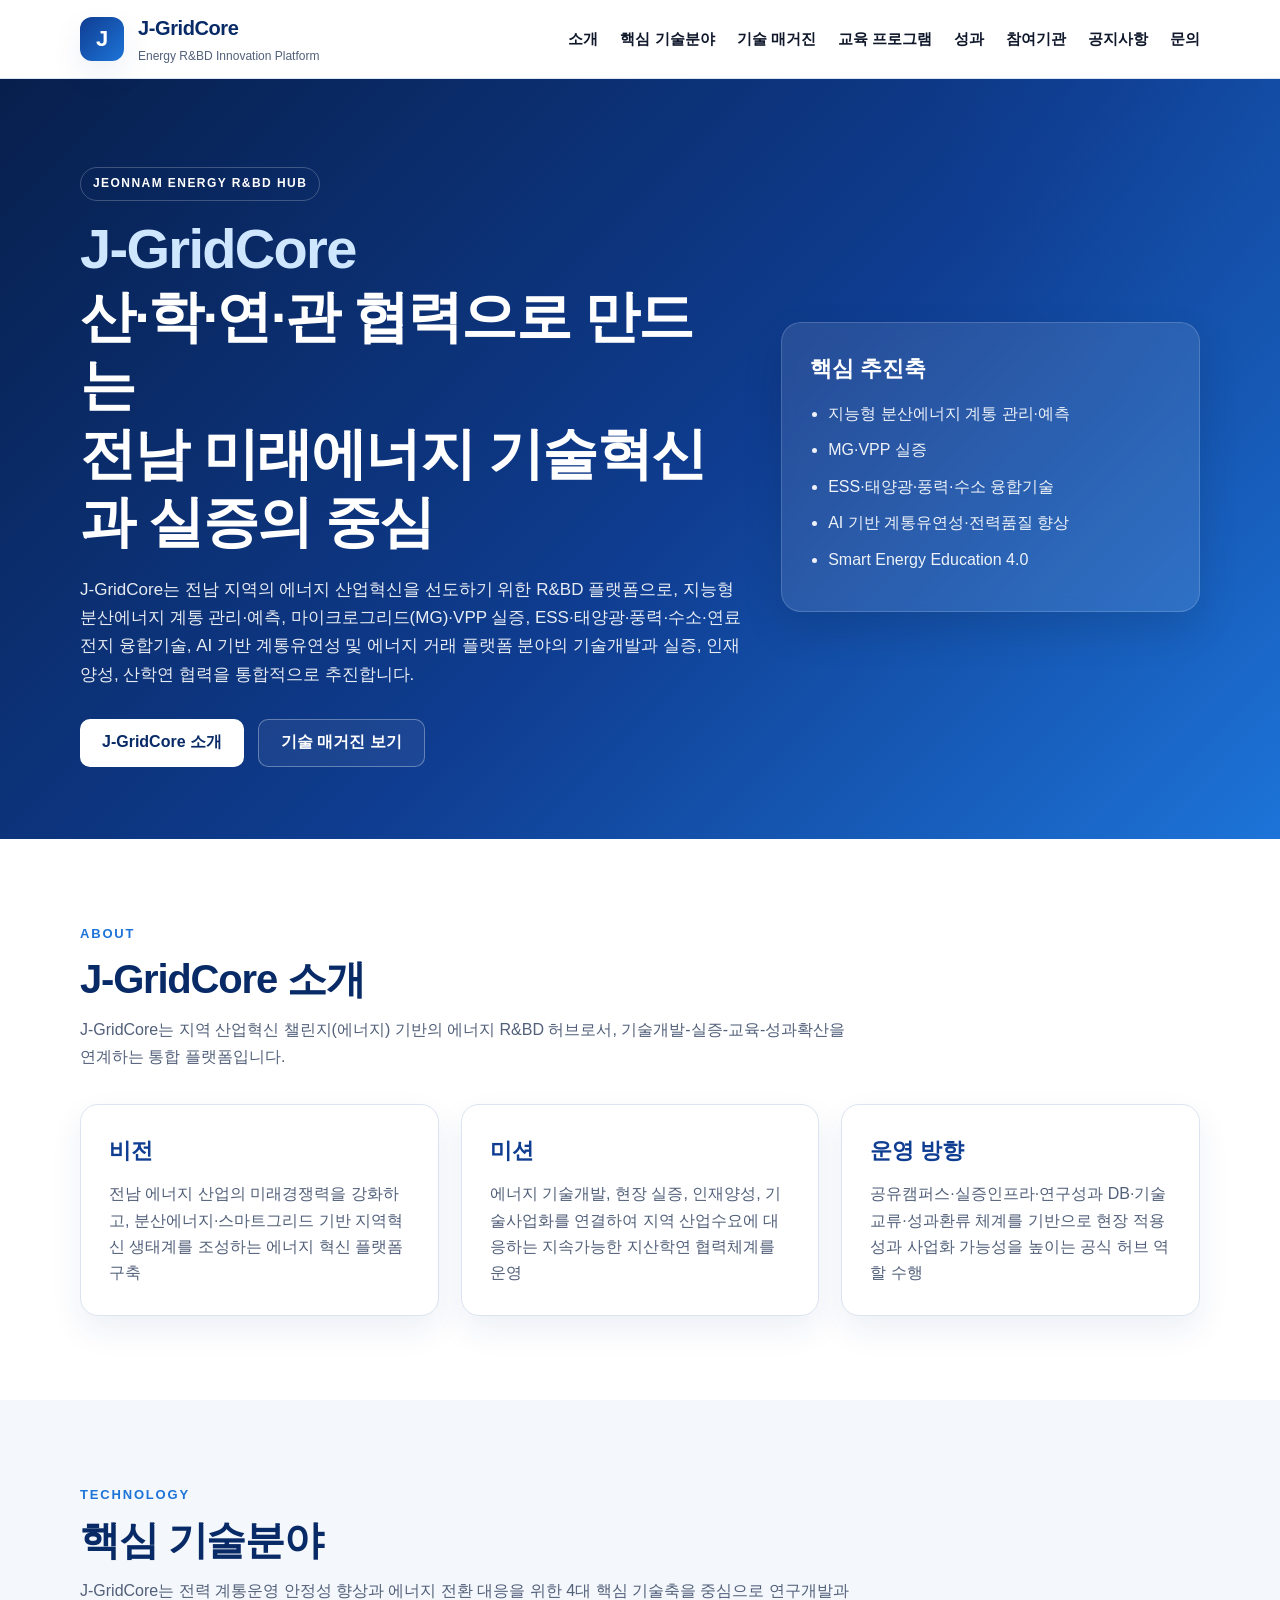
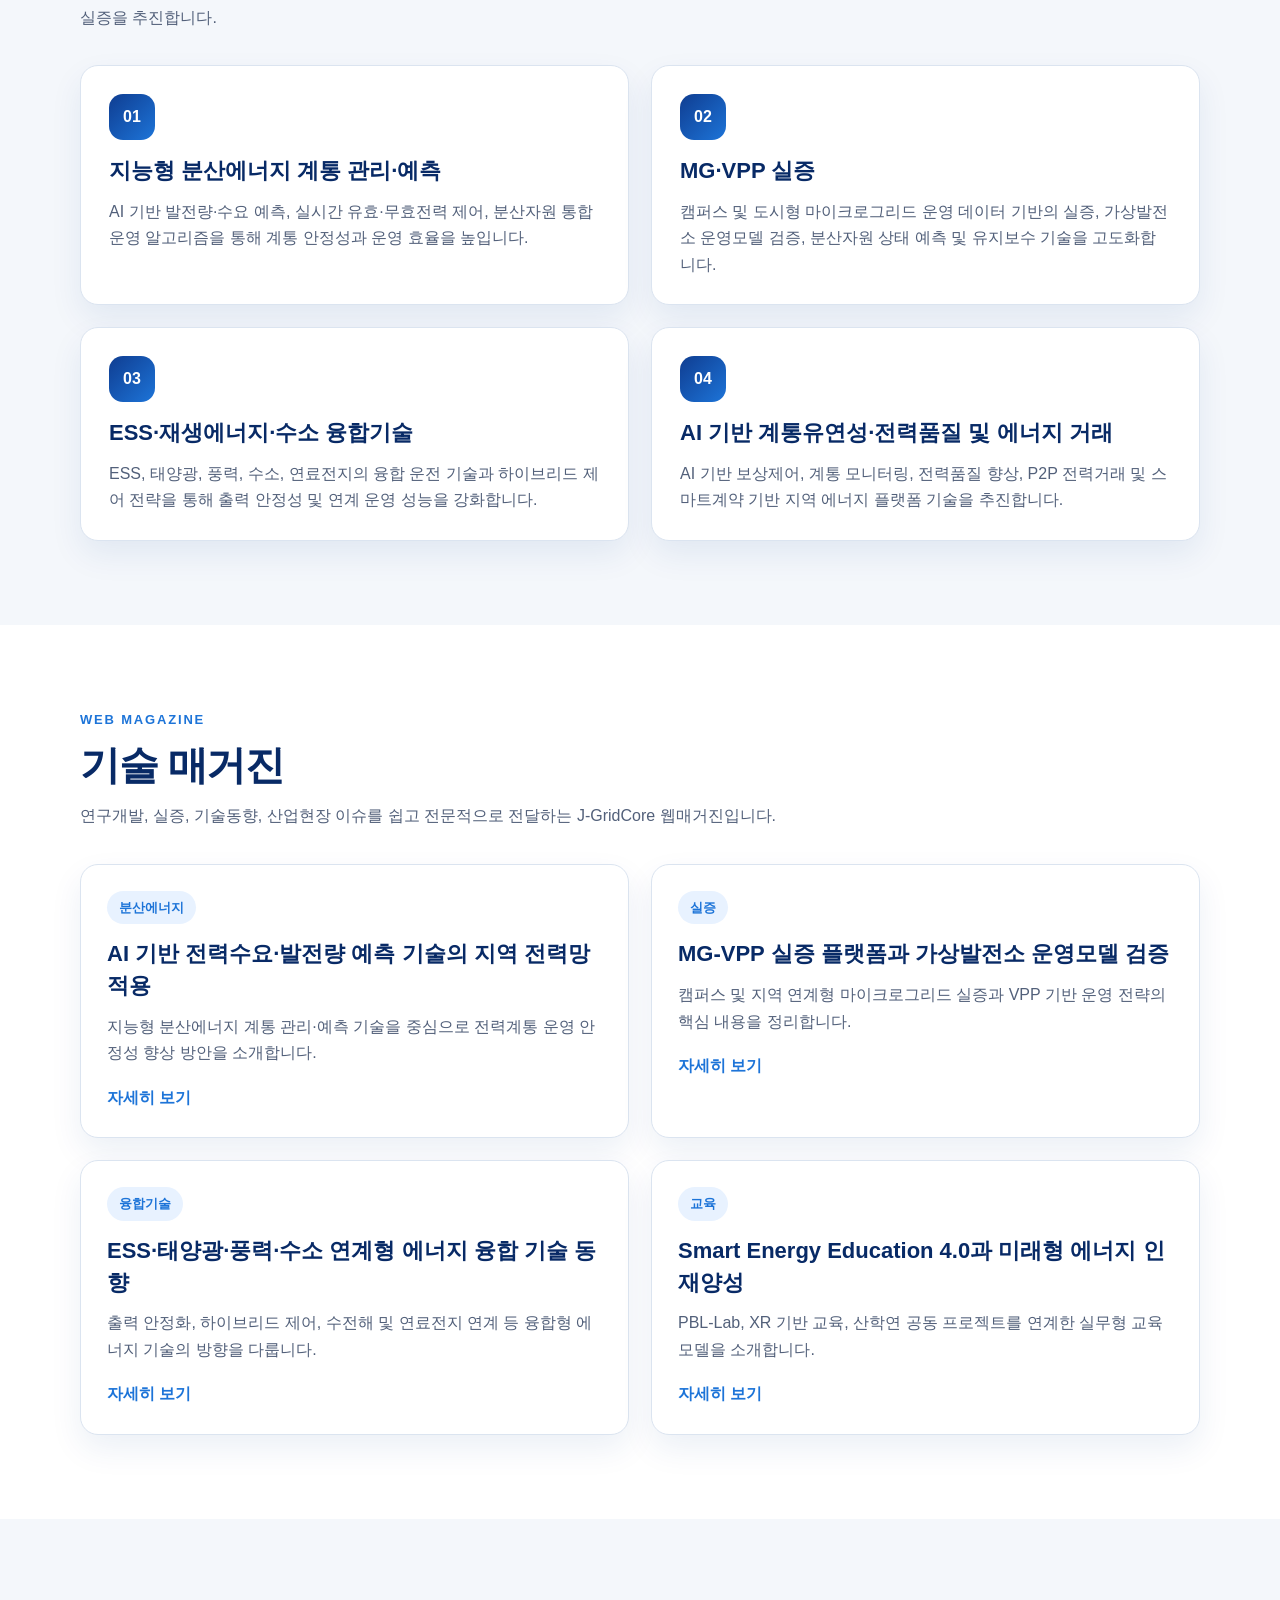
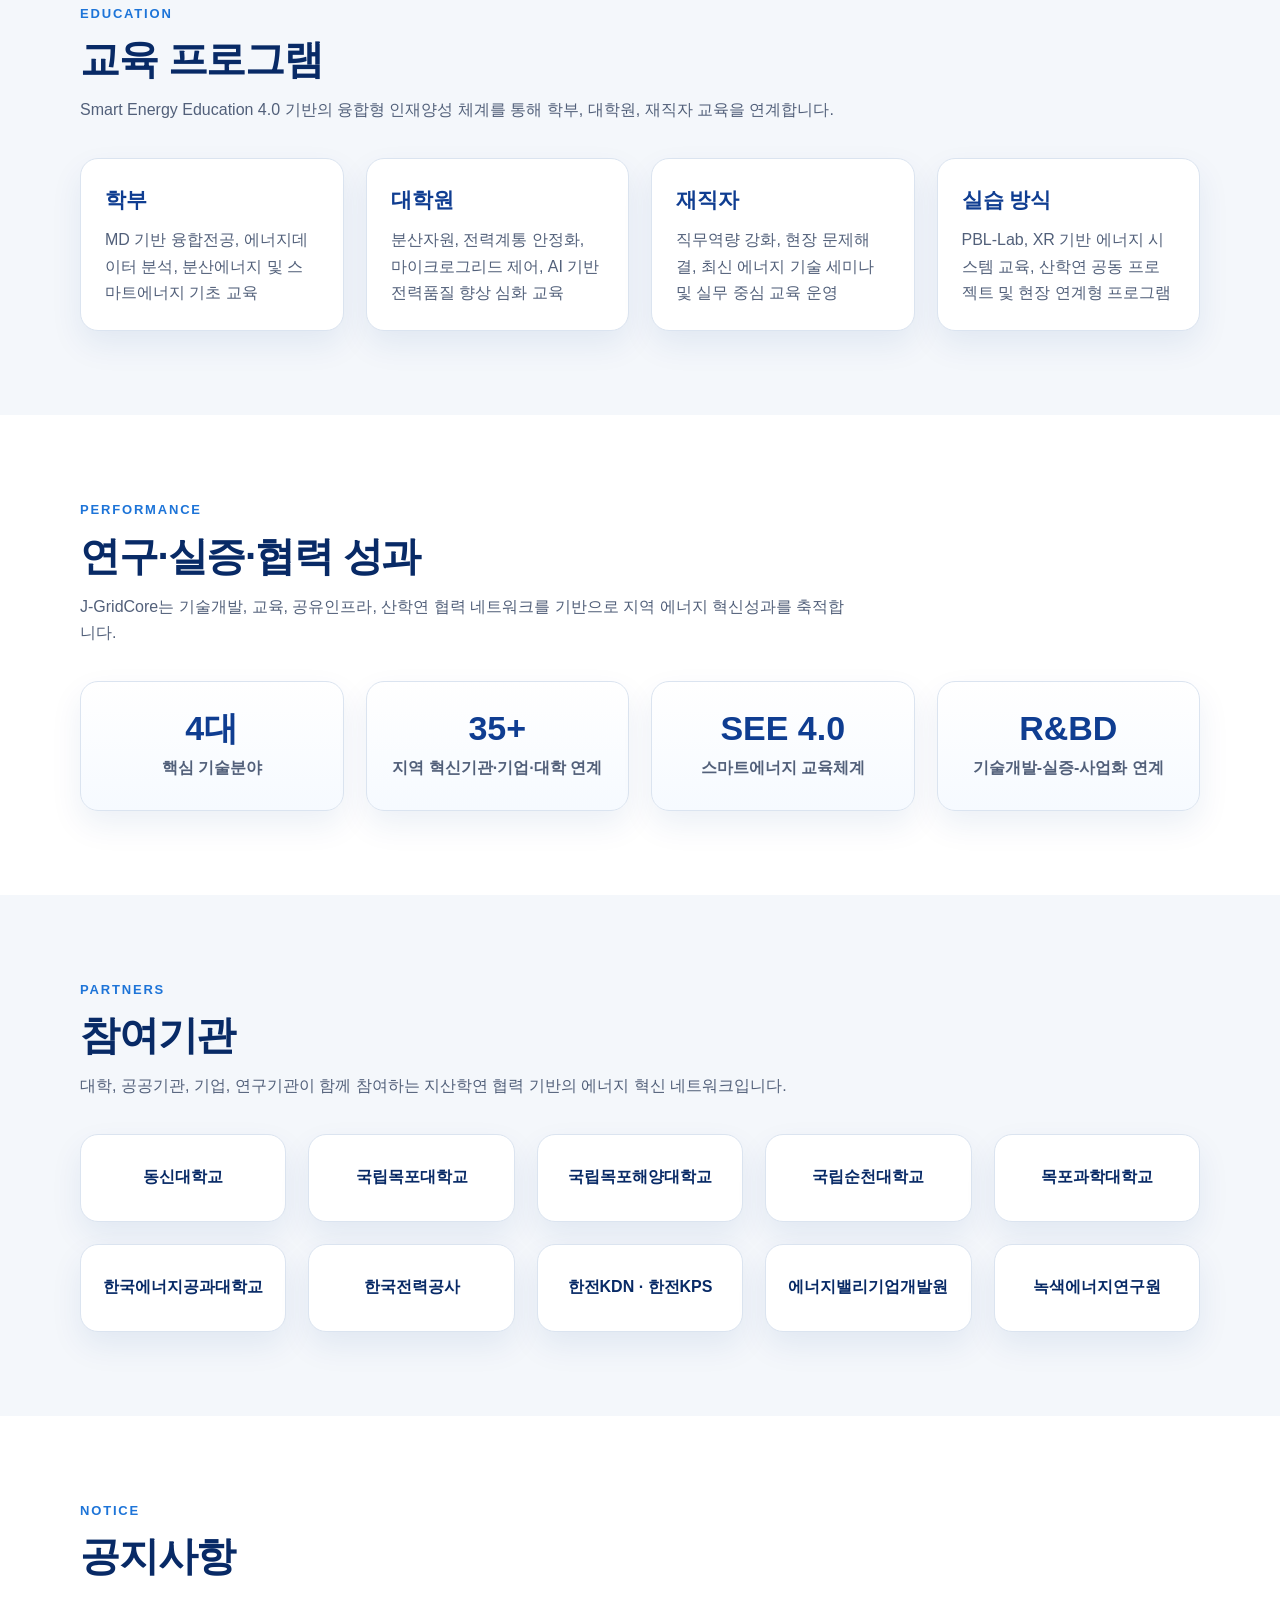
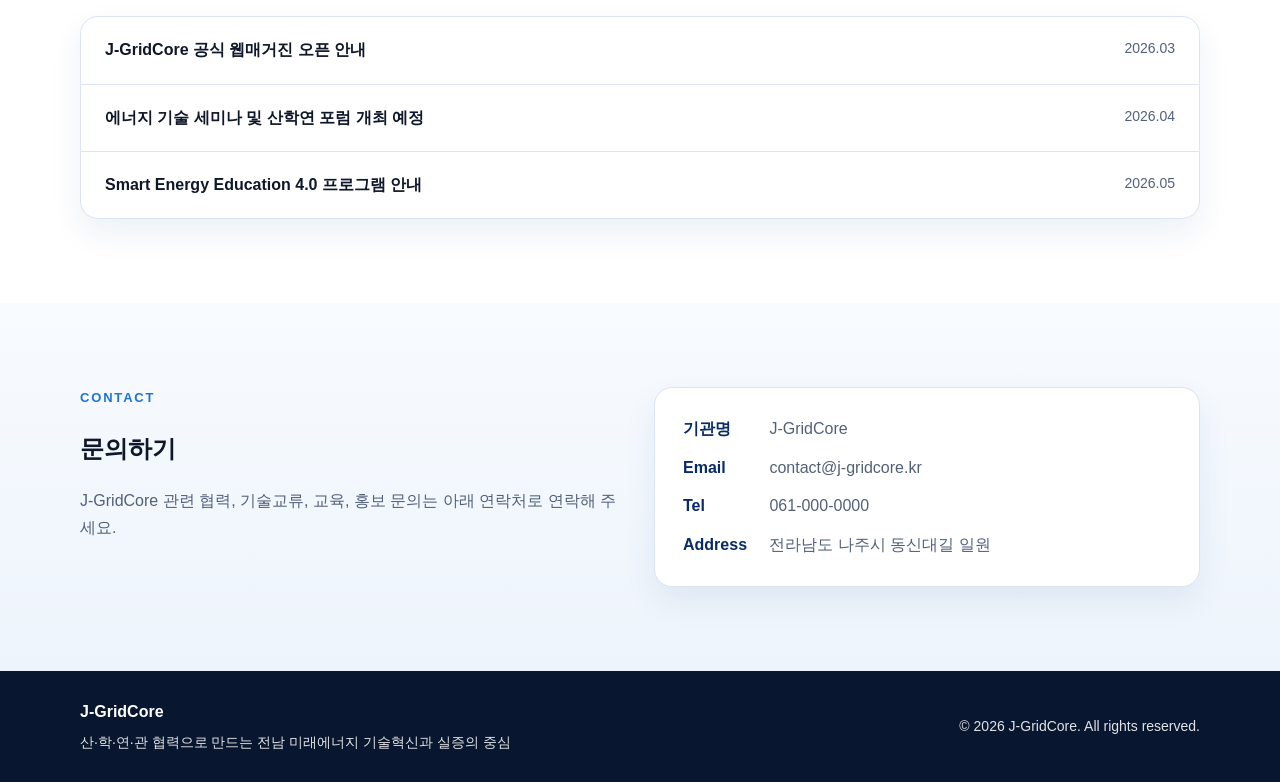
<file: index.html>
<!DOCTYPE html>
<html lang="ko">
<head>
  <meta charset="UTF-8" />
  <meta name="viewport" content="width=device-width, initial-scale=1.0" />
  <title>J-GridCore</title>
  <meta
    name="description"
    content="J-GridCore는 산·학·연·관 협력으로 전남 미래에너지 기술혁신과 실증을 추진하는 에너지 R&BD 혁신 플랫폼입니다."
  />
  <link rel="stylesheet" href="style.css" />
</head>
<body>
  <header class="site-header">
    <div class="container header-inner">
      <a href="#" class="brand">
        <span class="brand-mark">J</span>
        <div class="brand-text">
          <strong>J-GridCore</strong>
          <span>Energy R&BD Innovation Platform</span>
        </div>
      </a>

      <nav class="nav">
        <a href="#about">소개</a>
        <a href="#technology">핵심 기술분야</a>
        <a href="magazine.html">기술 매거진</a>
        <a href="#education">교육 프로그램</a>
        <a href="#performance">성과</a>
        <a href="#partners">참여기관</a>
        <a href="notice.html">공지사항</a>
        <a href="#contact">문의</a>
      </nav>
    </div>
  </header>

  <main>
    <section class="hero">
      <div class="container hero-grid">
        <div class="hero-copy">
          <p class="eyebrow">JEONNAM ENERGY R&BD HUB</p>
          <h1>
            <span>J-GridCore</span><br />
            산·학·연·관 협력으로 만드는<br />
            전남 미래에너지 기술혁신과 실증의 중심
          </h1>
          <p class="hero-desc">
            J-GridCore는 전남 지역의 에너지 산업혁신을 선도하기 위한 R&BD 플랫폼으로,
            지능형 분산에너지 계통 관리·예측, 마이크로그리드(MG)·VPP 실증,
            ESS·태양광·풍력·수소·연료전지 융합기술, AI 기반 계통유연성 및 에너지 거래 플랫폼 분야의
            기술개발과 실증, 인재양성, 산학연 협력을 통합적으로 추진합니다.
          </p>

          <div class="hero-buttons">
            <a href="#about" class="btn btn-primary">J-GridCore 소개</a>
            <a href="magazine.html" class="btn btn-secondary">기술 매거진 보기</a>
          </div>
        </div>

        <div class="hero-panel">
          <div class="hero-card">
            <h3>핵심 추진축</h3>
            <ul>
              <li>지능형 분산에너지 계통 관리·예측</li>
              <li>MG·VPP 실증</li>
              <li>ESS·태양광·풍력·수소 융합기술</li>
              <li>AI 기반 계통유연성·전력품질 향상</li>
              <li>Smart Energy Education 4.0</li>
            </ul>
          </div>
        </div>
      </div>
    </section>

    <section id="about" class="section">
      <div class="container">
        <div class="section-head">
          <p class="section-label">ABOUT</p>
          <h2>J-GridCore 소개</h2>
          <p class="section-desc">
            J-GridCore는 지역 산업혁신 챌린지(에너지) 기반의 에너지 R&BD 허브로서,
            기술개발-실증-교육-성과확산을 연계하는 통합 플랫폼입니다.
          </p>
        </div>

        <div class="about-grid">
          <article class="info-card">
            <h3>비전</h3>
            <p>
              전남 에너지 산업의 미래경쟁력을 강화하고, 분산에너지·스마트그리드 기반
              지역혁신 생태계를 조성하는 에너지 혁신 플랫폼 구축
            </p>
          </article>

          <article class="info-card">
            <h3>미션</h3>
            <p>
              에너지 기술개발, 현장 실증, 인재양성, 기술사업화를 연결하여
              지역 산업수요에 대응하는 지속가능한 지산학연 협력체계를 운영
            </p>
          </article>

          <article class="info-card">
            <h3>운영 방향</h3>
            <p>
              공유캠퍼스·실증인프라·연구성과 DB·기술교류·성과환류 체계를 기반으로
              현장 적용성과 사업화 가능성을 높이는 공식 허브 역할 수행
            </p>
          </article>
        </div>
      </div>
    </section>

    <section id="technology" class="section section-muted">
      <div class="container">
        <div class="section-head">
          <p class="section-label">TECHNOLOGY</p>
          <h2>핵심 기술분야</h2>
          <p class="section-desc">
            J-GridCore는 전력 계통운영 안정성 향상과 에너지 전환 대응을 위한 4대 핵심 기술축을 중심으로
            연구개발과 실증을 추진합니다.
          </p>
        </div>

        <div class="tech-grid">
          <article class="tech-card">
            <span class="tech-number">01</span>
            <h3>지능형 분산에너지 계통 관리·예측</h3>
            <p>
              AI 기반 발전량·수요 예측, 실시간 유효·무효전력 제어, 분산자원 통합 운영 알고리즘을 통해
              계통 안정성과 운영 효율을 높입니다.
            </p>
          </article>

          <article class="tech-card">
            <span class="tech-number">02</span>
            <h3>MG·VPP 실증</h3>
            <p>
              캠퍼스 및 도시형 마이크로그리드 운영 데이터 기반의 실증, 가상발전소 운영모델 검증,
              분산자원 상태 예측 및 유지보수 기술을 고도화합니다.
            </p>
          </article>

          <article class="tech-card">
            <span class="tech-number">03</span>
            <h3>ESS·재생에너지·수소 융합기술</h3>
            <p>
              ESS, 태양광, 풍력, 수소, 연료전지의 융합 운전 기술과 하이브리드 제어 전략을 통해
              출력 안정성 및 연계 운영 성능을 강화합니다.
            </p>
          </article>

          <article class="tech-card">
            <span class="tech-number">04</span>
            <h3>AI 기반 계통유연성·전력품질 및 에너지 거래</h3>
            <p>
              AI 기반 보상제어, 계통 모니터링, 전력품질 향상, P2P 전력거래 및 스마트계약 기반
              지역 에너지 플랫폼 기술을 추진합니다.
            </p>
          </article>
        </div>
      </div>
    </section>

    <section id="magazine" class="section">
      <div class="container">
        <div class="section-head">
          <p class="section-label">WEB MAGAZINE</p>
          <h2>기술 매거진</h2>
          <p class="section-desc">
            연구개발, 실증, 기술동향, 산업현장 이슈를 쉽고 전문적으로 전달하는 J-GridCore 웹매거진입니다.
          </p>
        </div>

        <div class="article-grid">
          <article class="article-card">
            <span class="tag">분산에너지</span>
            <h3>AI 기반 전력수요·발전량 예측 기술의 지역 전력망 적용</h3>
            <p>
              지능형 분산에너지 계통 관리·예측 기술을 중심으로 전력계통 운영 안정성 향상 방안을 소개합니다.
            </p>
            <a href="#">자세히 보기</a>
          </article>

          <article class="article-card">
            <span class="tag">실증</span>
            <h3>MG-VPP 실증 플랫폼과 가상발전소 운영모델 검증</h3>
            <p>
              캠퍼스 및 지역 연계형 마이크로그리드 실증과 VPP 기반 운영 전략의 핵심 내용을 정리합니다.
            </p>
            <a href="#">자세히 보기</a>
          </article>

          <article class="article-card">
            <span class="tag">융합기술</span>
            <h3>ESS·태양광·풍력·수소 연계형 에너지 융합 기술 동향</h3>
            <p>
              출력 안정화, 하이브리드 제어, 수전해 및 연료전지 연계 등 융합형 에너지 기술의 방향을 다룹니다.
            </p>
            <a href="#">자세히 보기</a>
          </article>

          <article class="article-card">
            <span class="tag">교육</span>
            <h3>Smart Energy Education 4.0과 미래형 에너지 인재양성</h3>
            <p>
              PBL-Lab, XR 기반 교육, 산학연 공동 프로젝트를 연계한 실무형 교육모델을 소개합니다.
            </p>
            <a href="#">자세히 보기</a>
          </article>
        </div>
      </div>
    </section>

    <section id="education" class="section section-muted">
      <div class="container">
        <div class="section-head">
          <p class="section-label">EDUCATION</p>
          <h2>교육 프로그램</h2>
          <p class="section-desc">
            Smart Energy Education 4.0 기반의 융합형 인재양성 체계를 통해 학부, 대학원, 재직자 교육을 연계합니다.
          </p>
        </div>

        <div class="education-grid">
          <article class="program-card">
            <h3>학부</h3>
            <p>MD 기반 융합전공, 에너지데이터 분석, 분산에너지 및 스마트에너지 기초 교육</p>
          </article>

          <article class="program-card">
            <h3>대학원</h3>
            <p>분산자원, 전력계통 안정화, 마이크로그리드 제어, AI 기반 전력품질 향상 심화 교육</p>
          </article>

          <article class="program-card">
            <h3>재직자</h3>
            <p>직무역량 강화, 현장 문제해결, 최신 에너지 기술 세미나 및 실무 중심 교육 운영</p>
          </article>

          <article class="program-card">
            <h3>실습 방식</h3>
            <p>PBL-Lab, XR 기반 에너지 시스템 교육, 산학연 공동 프로젝트 및 현장 연계형 프로그램</p>
          </article>
        </div>
      </div>
    </section>

    <section id="performance" class="section">
      <div class="container">
        <div class="section-head">
          <p class="section-label">PERFORMANCE</p>
          <h2>연구·실증·협력 성과</h2>
          <p class="section-desc">
            J-GridCore는 기술개발, 교육, 공유인프라, 산학연 협력 네트워크를 기반으로 지역 에너지 혁신성과를 축적합니다.
          </p>
        </div>

        <div class="stats-grid">
          <div class="stat-card">
            <strong>4대</strong>
            <span>핵심 기술분야</span>
          </div>
          <div class="stat-card">
            <strong>35+</strong>
            <span>지역 혁신기관·기업·대학 연계</span>
          </div>
          <div class="stat-card">
            <strong>SEE 4.0</strong>
            <span>스마트에너지 교육체계</span>
          </div>
          <div class="stat-card">
            <strong>R&BD</strong>
            <span>기술개발-실증-사업화 연계</span>
          </div>
        </div>
      </div>
    </section>

    <section id="partners" class="section section-muted">
      <div class="container">
        <div class="section-head">
          <p class="section-label">PARTNERS</p>
          <h2>참여기관</h2>
          <p class="section-desc">
            대학, 공공기관, 기업, 연구기관이 함께 참여하는 지산학연 협력 기반의 에너지 혁신 네트워크입니다.
          </p>
        </div>

        <div class="partner-grid">
          <div class="partner-card">동신대학교</div>
          <div class="partner-card">국립목포대학교</div>
          <div class="partner-card">국립목포해양대학교</div>
          <div class="partner-card">국립순천대학교</div>
          <div class="partner-card">목포과학대학교</div>
          <div class="partner-card">한국에너지공과대학교</div>
          <div class="partner-card">한국전력공사</div>
          <div class="partner-card">한전KDN · 한전KPS</div>
          <div class="partner-card">에너지밸리기업개발원</div>
          <div class="partner-card">녹색에너지연구원</div>
        </div>
      </div>
    </section>

    <section id="notice" class="section">
      <div class="container">
        <div class="section-head">
          <p class="section-label">NOTICE</p>
          <h2>공지사항</h2>
        </div>

        <div class="notice-board">
          <a href="#" class="notice-item">
            <span class="notice-title">J-GridCore 공식 웹매거진 오픈 안내</span>
            <span class="notice-date">2026.03</span>
          </a>
          <a href="#" class="notice-item">
            <span class="notice-title">에너지 기술 세미나 및 산학연 포럼 개최 예정</span>
            <span class="notice-date">2026.04</span>
          </a>
          <a href="#" class="notice-item">
            <span class="notice-title">Smart Energy Education 4.0 프로그램 안내</span>
            <span class="notice-date">2026.05</span>
          </a>
        </div>
      </div>
    </section>

    <section id="contact" class="section section-contact">
      <div class="container contact-grid">
        <div>
          <p class="section-label">CONTACT</p>
          <h2>문의하기</h2>
          <p class="section-desc">
            J-GridCore 관련 협력, 기술교류, 교육, 홍보 문의는 아래 연락처로 연락해 주세요.
          </p>
        </div>

        <div class="contact-card">
          <p><strong>기관명</strong> J-GridCore</p>
          <p><strong>Email</strong> contact@j-gridcore.kr</p>
          <p><strong>Tel</strong> 061-000-0000</p>
          <p><strong>Address</strong> 전라남도 나주시 동신대길 일원</p>
        </div>
      </div>
    </section>
  </main>

  <footer class="site-footer">
    <div class="container footer-inner">
      <div>
        <strong>J-GridCore</strong>
        <p>산·학·연·관 협력으로 만드는 전남 미래에너지 기술혁신과 실증의 중심</p>
      </div>
      <p>© 2026 J-GridCore. All rights reserved.</p>
    </div>
  </footer>
</body>
</html>
</file>
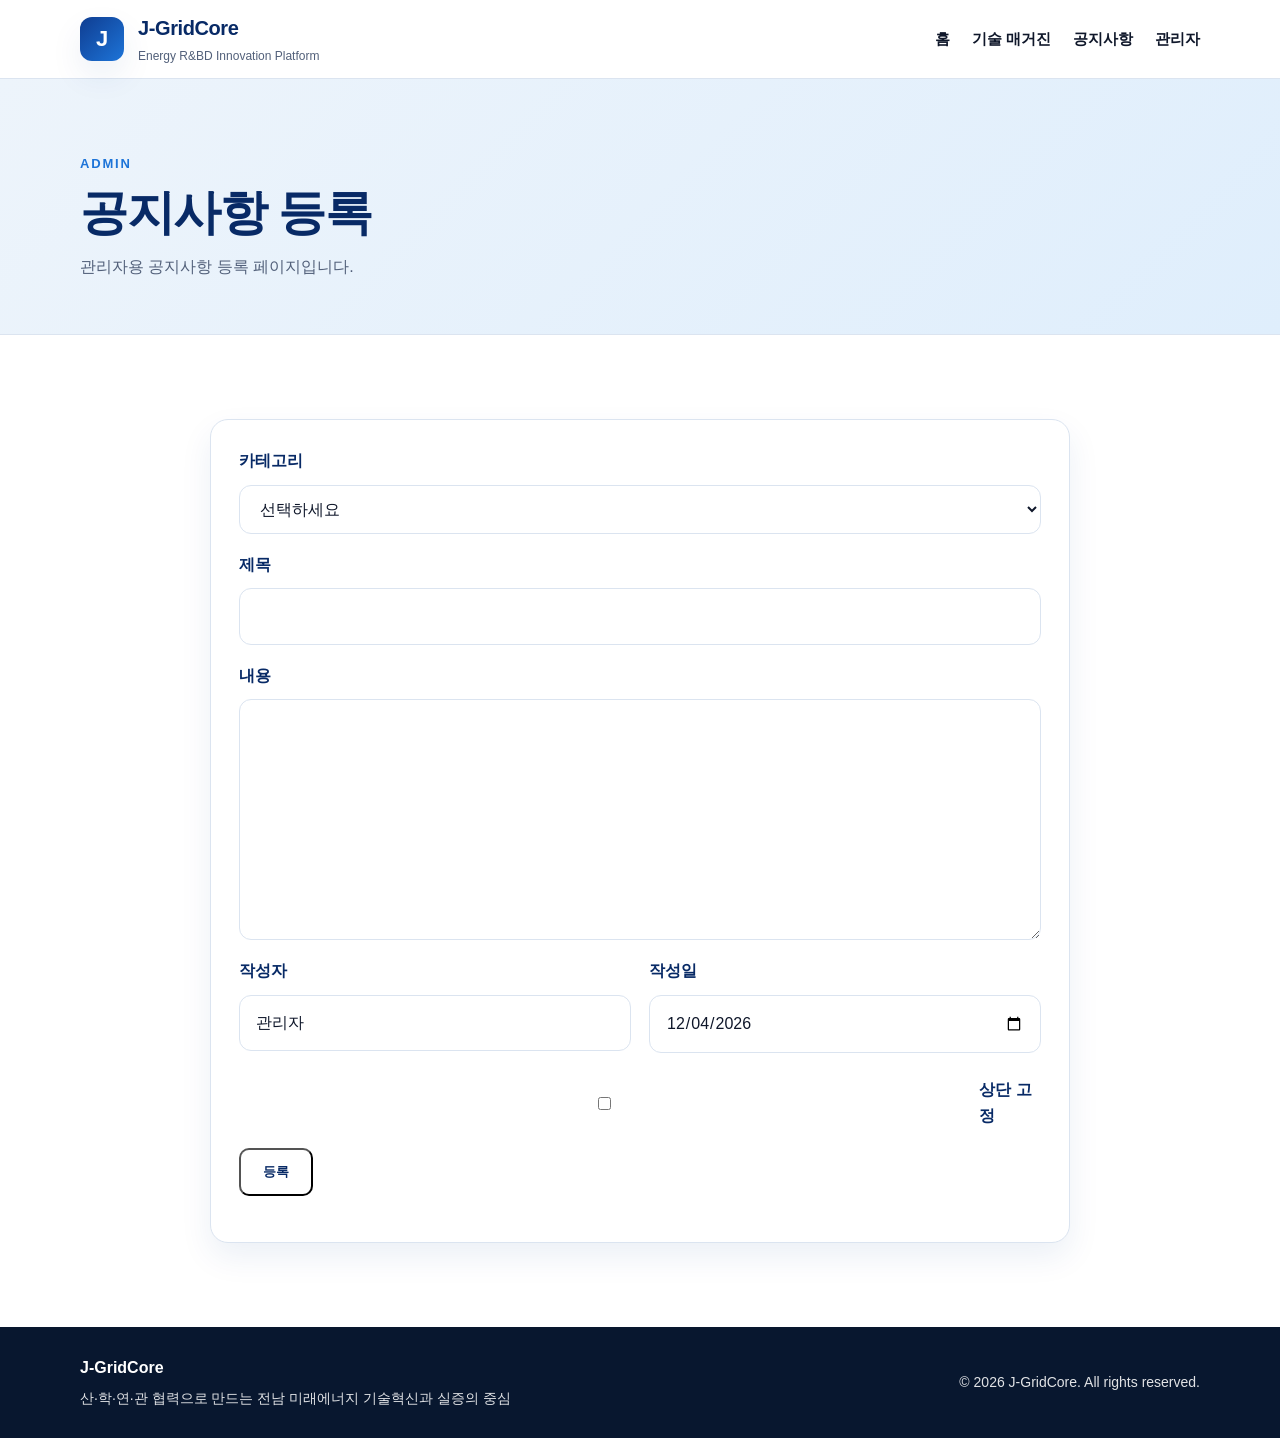
<file: admin.html>
<!DOCTYPE html>
<html lang="ko">
<head>
  <meta charset="UTF-8" />
  <meta name="viewport" content="width=device-width, initial-scale=1.0" />
  <title>관리자 공지 등록 | J-GridCore</title>
  <link rel="stylesheet" href="style.css" />
</head>
<body>
  <header class="site-header">
    <div class="container header-inner">
      <a href="index.html" class="brand">
        <span class="brand-mark">J</span>
        <div class="brand-text">
          <strong>J-GridCore</strong>
          <span>Energy R&BD Innovation Platform</span>
        </div>
      </a>

      <nav class="nav">
        <a href="index.html">홈</a>
        <a href="magazine.html">기술 매거진</a>
        <a href="notice.html">공지사항</a>
        <a href="admin.html">관리자</a>
      </nav>
    </div>
  </header>

  <main>
    <section class="sub-hero">
      <div class="container">
        <p class="section-label">ADMIN</p>
        <h1>공지사항 등록</h1>
        <p class="section-desc sub-hero-desc">
          관리자용 공지사항 등록 페이지입니다.
        </p>
      </div>
    </section>

    <section class="section">
      <div class="container">
        <div class="admin-form-wrap">
          <form id="noticeForm" class="admin-form">
            <div class="form-row">
              <label for="category">카테고리</label>
              <select id="category" name="category" required>
                <option value="">선택하세요</option>
                <option value="안내">안내</option>
                <option value="세미나">세미나</option>
                <option value="교육">교육</option>
                <option value="협력">협력</option>
                <option value="자료">자료</option>
              </select>
            </div>

            <div class="form-row">
              <label for="title">제목</label>
              <input type="text" id="title" name="title" required />
            </div>

            <div class="form-row">
              <label for="content">내용</label>
              <textarea id="content" name="content" rows="8" required></textarea>
            </div>

            <div class="form-grid">
              <div class="form-row">
                <label for="author">작성자</label>
                <input type="text" id="author" name="author" value="관리자" />
              </div>

              <div class="form-row">
                <label for="created_at">작성일</label>
                <input type="date" id="created_at" name="created_at" required />
              </div>
            </div>

            <div class="form-row checkbox-row">
              <label>
                <input type="checkbox" id="is_pinned" name="is_pinned" />
                상단 고정
              </label>
            </div>

            <div class="form-actions">
              <button type="submit" class="btn btn-primary">등록</button>
              <a href="notice.html" class="btn btn-secondary">목록 보기</a>
            </div>

            <p id="formMessage" class="form-message"></p>
          </form>
        </div>
      </div>
    </section>
  </main>

  <footer class="site-footer">
    <div class="container footer-inner">
      <div>
        <strong>J-GridCore</strong>
        <p>산·학·연·관 협력으로 만드는 전남 미래에너지 기술혁신과 실증의 중심</p>
      </div>
      <p>© 2026 J-GridCore. All rights reserved.</p>
    </div>
  </footer>

  <script>
    const form = document.getElementById("noticeForm");
    const message = document.getElementById("formMessage");

    const today = new Date().toISOString().split("T")[0];
    document.getElementById("created_at").value = today;

    form.addEventListener("submit", async (e) => {
      e.preventDefault();

      const payload = {
        category: document.getElementById("category").value,
        title: document.getElementById("title").value,
        content: document.getElementById("content").value,
        author: document.getElementById("author").value || "관리자",
        created_at: document.getElementById("created_at").value,
        is_pinned: document.getElementById("is_pinned").checked ? 1 : 0,
      };

      try {
        const res = await fetch("/api/notices/create", {
          method: "POST",
          headers: {
            "Content-Type": "application/json",
          },
          body: JSON.stringify(payload),
        });

        const result = await res.json();

        if (!res.ok) {
          throw new Error(result.error || "등록 중 오류가 발생했습니다.");
        }

        message.textContent = "공지사항이 등록되었습니다.";
        message.className = "form-message success";
        form.reset();
        document.getElementById("created_at").value = today;
      } catch (err) {
        message.textContent = err.message;
        message.className = "form-message error";
      }
    });
  </script>
</body>
</html>
</file>
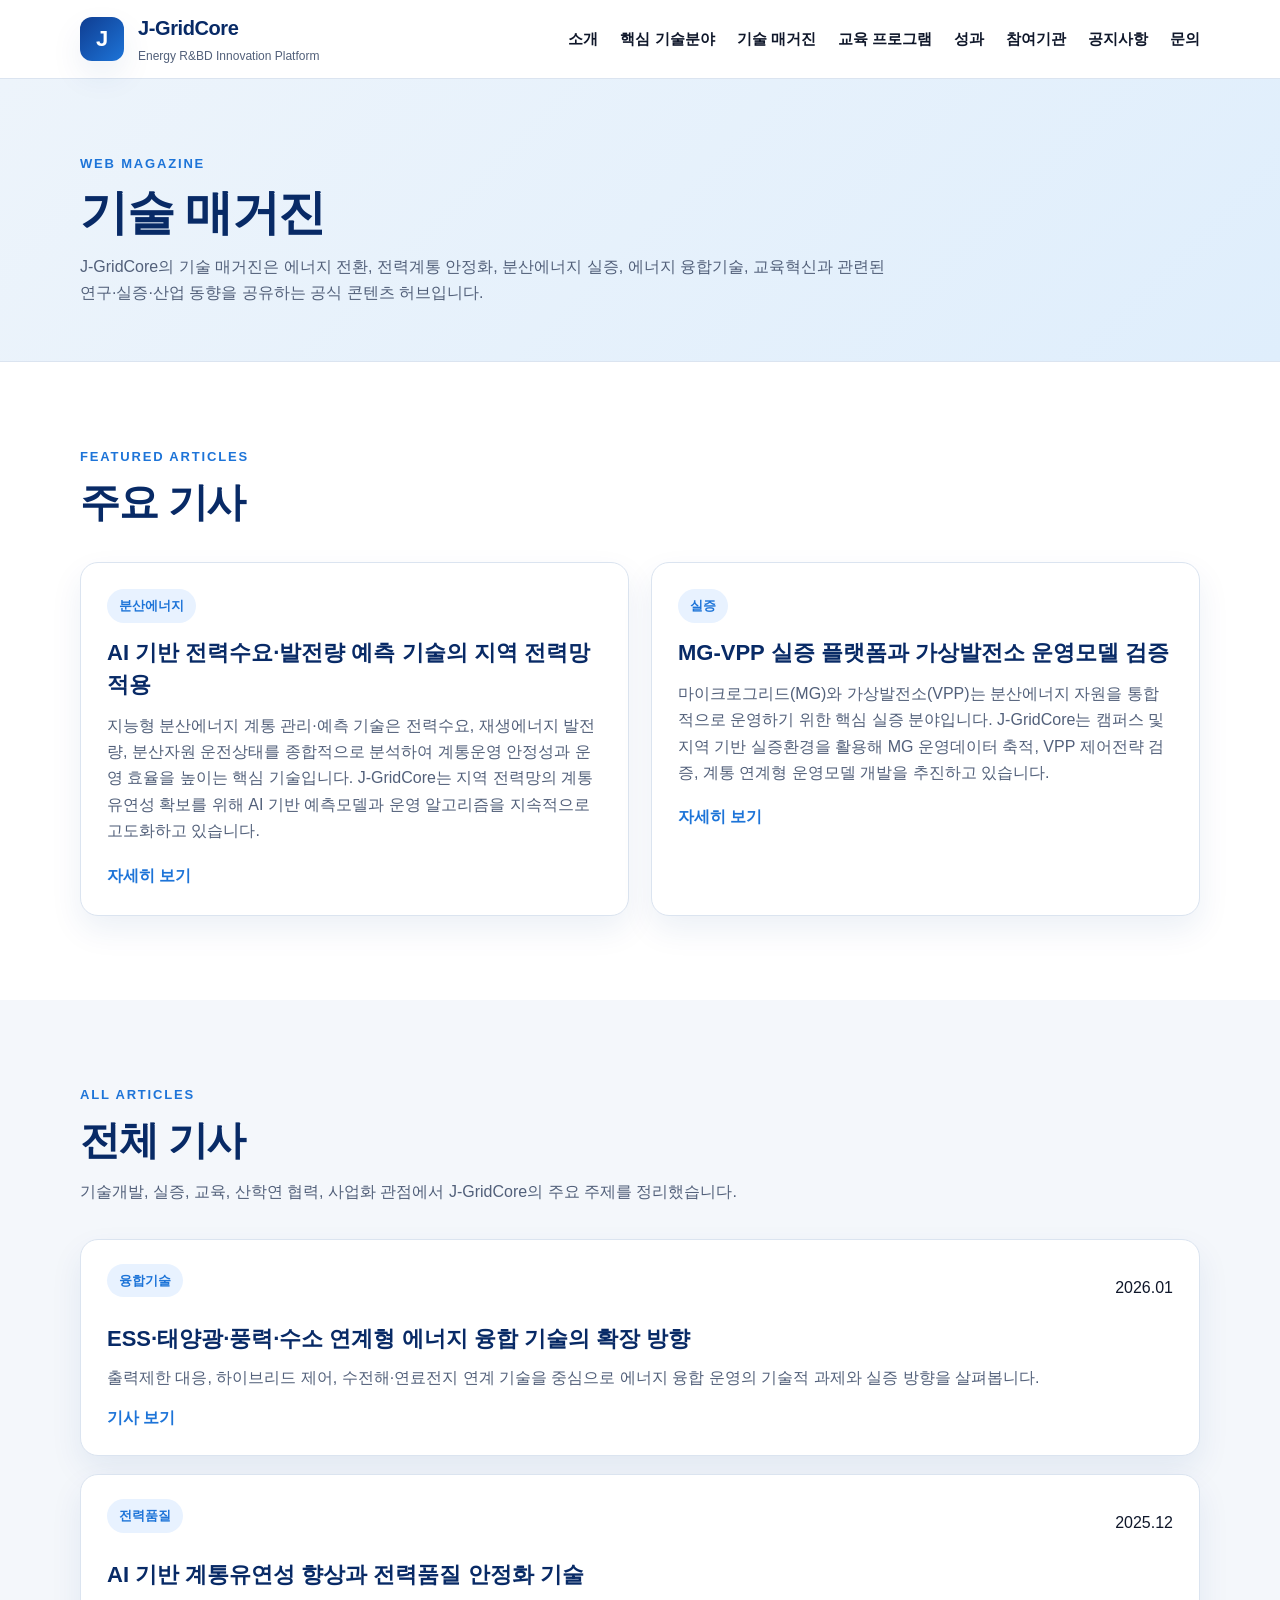
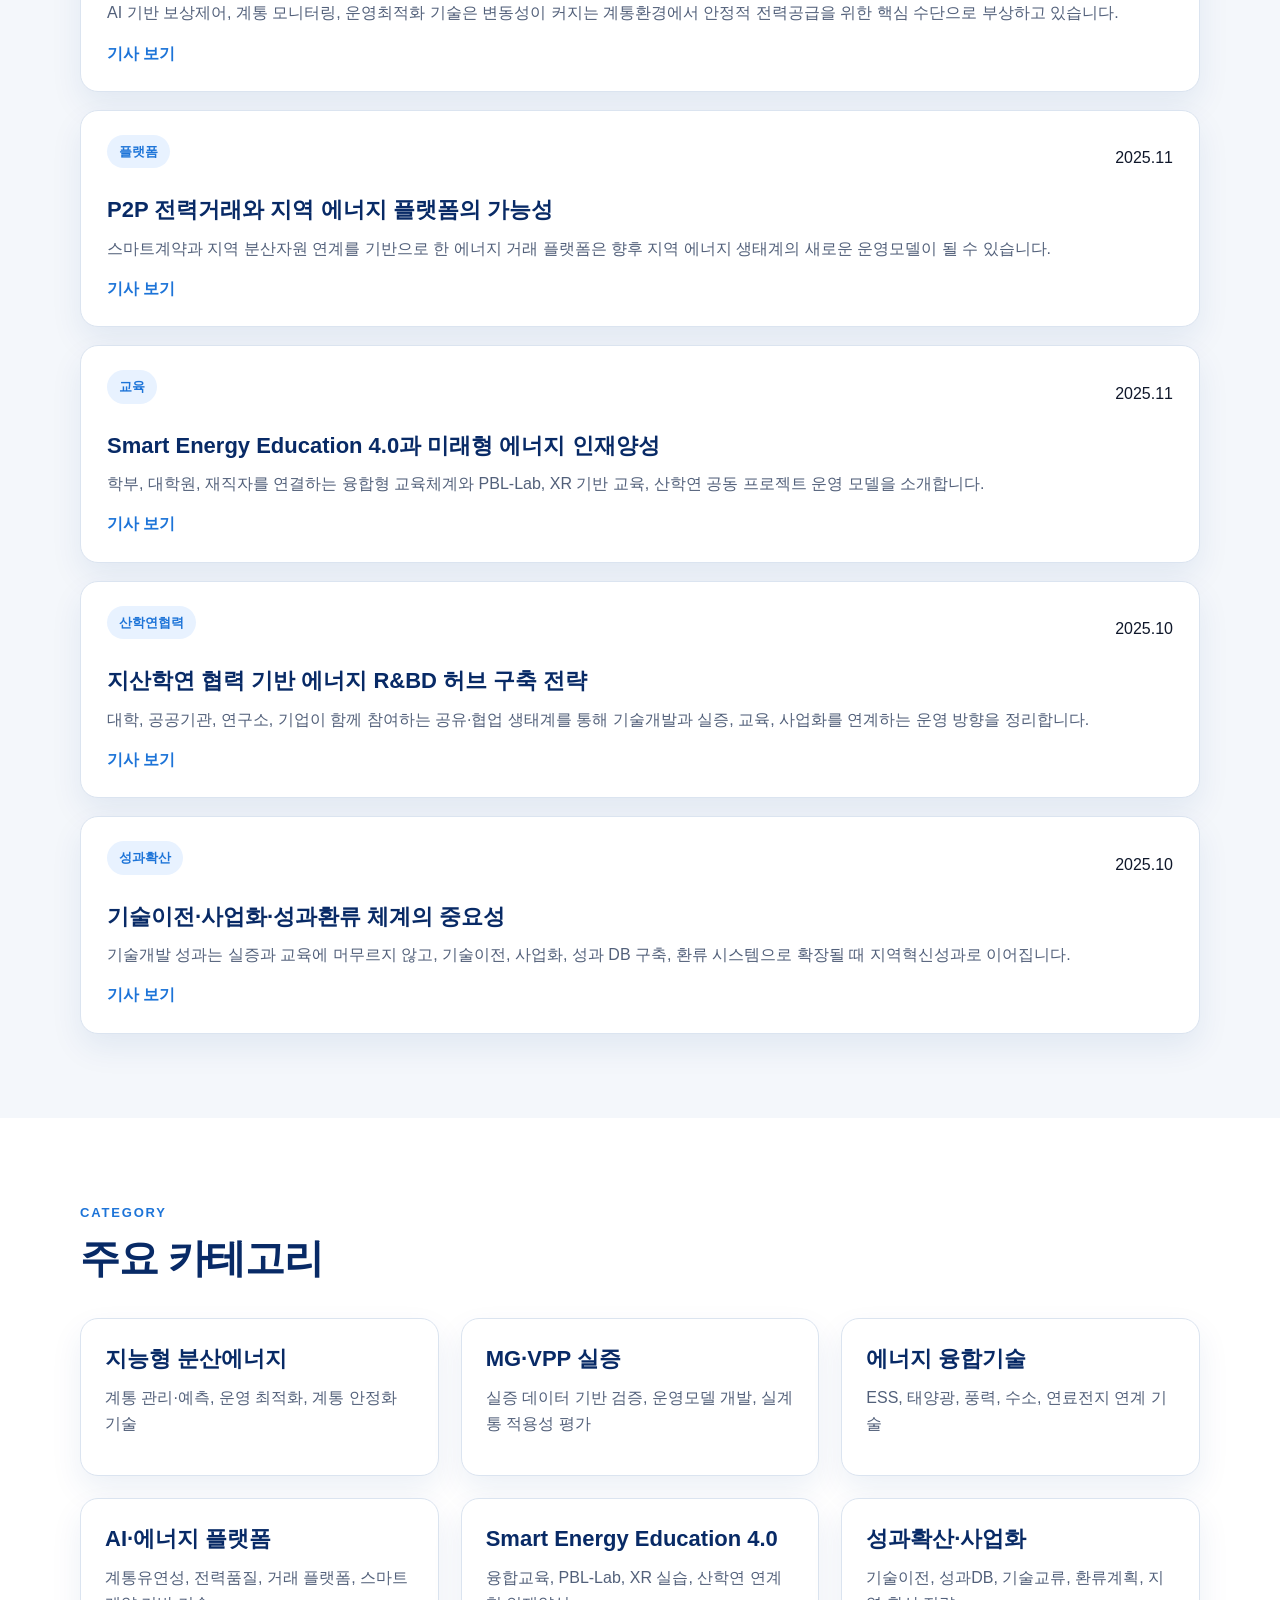
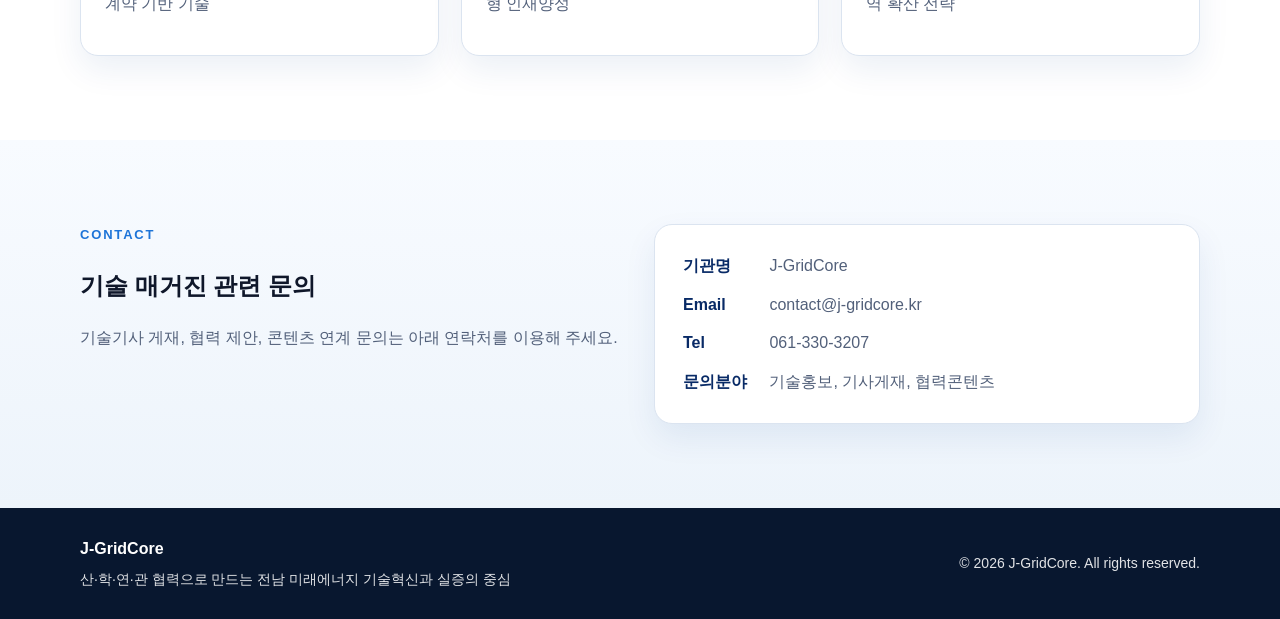
<file: magazine.html>
<!DOCTYPE html>
<html lang="ko">
<head>
  <meta charset="UTF-8" />
  <meta name="viewport" content="width=device-width, initial-scale=1.0" />
  <title>기술 매거진 | J-GridCore</title>
  <meta
    name="description"
    content="J-GridCore 기술 매거진 - 분산에너지, MG-VPP, ESS, 수소, AI 기반 계통유연성, Smart Energy Education 4.0 관련 기술과 실증 정보를 제공합니다."
  />
  <link rel="stylesheet" href="style.css" />
</head>
<body>
  <header class="site-header">
    <div class="container header-inner">
      <a href="index.html" class="brand">
        <span class="brand-mark">J</span>
        <div class="brand-text">
          <strong>J-GridCore</strong>
          <span>Energy R&BD Innovation Platform</span>
        </div>
      </a>

      <nav class="nav">
        <a href="index.html#about">소개</a>
        <a href="index.html#technology">핵심 기술분야</a>
        <a href="magazine.html">기술 매거진</a>
        <a href="index.html#education">교육 프로그램</a>
        <a href="index.html#performance">성과</a>
        <a href="index.html#partners">참여기관</a>
        <a href="notice.html">공지사항</a>
        <a href="index.html#contact">문의</a>
      </nav>
    </div>
  </header>

  <main>
    <section class="sub-hero">
      <div class="container">
        <p class="section-label">WEB MAGAZINE</p>
        <h1>기술 매거진</h1>
        <p class="section-desc sub-hero-desc">
          J-GridCore의 기술 매거진은 에너지 전환, 전력계통 안정화, 분산에너지 실증,
          에너지 융합기술, 교육혁신과 관련된 연구·실증·산업 동향을 공유하는 공식 콘텐츠 허브입니다.
        </p>
      </div>
    </section>

    <section class="section">
      <div class="container">
        <div class="section-head">
          <p class="section-label">FEATURED ARTICLES</p>
          <h2>주요 기사</h2>
        </div>

        <div class="article-grid article-grid-full">
          <article class="article-card featured-article">
            <span class="tag">분산에너지</span>
            <h3>AI 기반 전력수요·발전량 예측 기술의 지역 전력망 적용</h3>
            <p>
              지능형 분산에너지 계통 관리·예측 기술은 전력수요, 재생에너지 발전량, 분산자원 운전상태를
              종합적으로 분석하여 계통운영 안정성과 운영 효율을 높이는 핵심 기술입니다.
              J-GridCore는 지역 전력망의 계통유연성 확보를 위해 AI 기반 예측모델과 운영 알고리즘을
              지속적으로 고도화하고 있습니다.
            </p>
            <a href="#">자세히 보기</a>
          </article>

          <article class="article-card featured-article">
            <span class="tag">실증</span>
            <h3>MG-VPP 실증 플랫폼과 가상발전소 운영모델 검증</h3>
            <p>
              마이크로그리드(MG)와 가상발전소(VPP)는 분산에너지 자원을 통합적으로 운영하기 위한 핵심 실증 분야입니다.
              J-GridCore는 캠퍼스 및 지역 기반 실증환경을 활용해 MG 운영데이터 축적, VPP 제어전략 검증,
              계통 연계형 운영모델 개발을 추진하고 있습니다.
            </p>
            <a href="#">자세히 보기</a>
          </article>
        </div>
      </div>
    </section>

    <section class="section section-muted">
      <div class="container">
        <div class="section-head">
          <p class="section-label">ALL ARTICLES</p>
          <h2>전체 기사</h2>
          <p class="section-desc">
            기술개발, 실증, 교육, 산학연 협력, 사업화 관점에서 J-GridCore의 주요 주제를 정리했습니다.
          </p>
        </div>

        <div class="magazine-list">
          <article class="magazine-item">
            <div class="magazine-meta">
              <span class="tag">융합기술</span>
              <span class="magazine-date">2026.01</span>
            </div>
            <h3>ESS·태양광·풍력·수소 연계형 에너지 융합 기술의 확장 방향</h3>
            <p>
              출력제한 대응, 하이브리드 제어, 수전해·연료전지 연계 기술을 중심으로
              에너지 융합 운영의 기술적 과제와 실증 방향을 살펴봅니다.
            </p>
            <a href="#">기사 보기</a>
          </article>

          <article class="magazine-item">
            <div class="magazine-meta">
              <span class="tag">전력품질</span>
              <span class="magazine-date">2025.12</span>
            </div>
            <h3>AI 기반 계통유연성 향상과 전력품질 안정화 기술</h3>
            <p>
              AI 기반 보상제어, 계통 모니터링, 운영최적화 기술은 변동성이 커지는 계통환경에서
              안정적 전력공급을 위한 핵심 수단으로 부상하고 있습니다.
            </p>
            <a href="#">기사 보기</a>
          </article>

          <article class="magazine-item">
            <div class="magazine-meta">
              <span class="tag">플랫폼</span>
              <span class="magazine-date">2025.11</span>
            </div>
            <h3>P2P 전력거래와 지역 에너지 플랫폼의 가능성</h3>
            <p>
              스마트계약과 지역 분산자원 연계를 기반으로 한 에너지 거래 플랫폼은
              향후 지역 에너지 생태계의 새로운 운영모델이 될 수 있습니다.
            </p>
            <a href="#">기사 보기</a>
          </article>

          <article class="magazine-item">
            <div class="magazine-meta">
              <span class="tag">교육</span>
              <span class="magazine-date">2025.11</span>
            </div>
            <h3>Smart Energy Education 4.0과 미래형 에너지 인재양성</h3>
            <p>
              학부, 대학원, 재직자를 연결하는 융합형 교육체계와 PBL-Lab, XR 기반 교육,
              산학연 공동 프로젝트 운영 모델을 소개합니다.
            </p>
            <a href="#">기사 보기</a>
          </article>

          <article class="magazine-item">
            <div class="magazine-meta">
              <span class="tag">산학연협력</span>
              <span class="magazine-date">2025.10</span>
            </div>
            <h3>지산학연 협력 기반 에너지 R&BD 허브 구축 전략</h3>
            <p>
              대학, 공공기관, 연구소, 기업이 함께 참여하는 공유·협업 생태계를 통해
              기술개발과 실증, 교육, 사업화를 연계하는 운영 방향을 정리합니다.
            </p>
            <a href="#">기사 보기</a>
          </article>

          <article class="magazine-item">
            <div class="magazine-meta">
              <span class="tag">성과확산</span>
              <span class="magazine-date">2025.10</span>
            </div>
            <h3>기술이전·사업화·성과환류 체계의 중요성</h3>
            <p>
              기술개발 성과는 실증과 교육에 머무르지 않고, 기술이전, 사업화, 성과 DB 구축,
              환류 시스템으로 확장될 때 지역혁신성과로 이어집니다.
            </p>
            <a href="#">기사 보기</a>
          </article>
        </div>
      </div>
    </section>

    <section class="section">
      <div class="container">
        <div class="section-head">
          <p class="section-label">CATEGORY</p>
          <h2>주요 카테고리</h2>
        </div>

        <div class="category-grid">
          <div class="category-card">
            <h3>지능형 분산에너지</h3>
            <p>계통 관리·예측, 운영 최적화, 계통 안정화 기술</p>
          </div>
          <div class="category-card">
            <h3>MG·VPP 실증</h3>
            <p>실증 데이터 기반 검증, 운영모델 개발, 실계통 적용성 평가</p>
          </div>
          <div class="category-card">
            <h3>에너지 융합기술</h3>
            <p>ESS, 태양광, 풍력, 수소, 연료전지 연계 기술</p>
          </div>
          <div class="category-card">
            <h3>AI·에너지 플랫폼</h3>
            <p>계통유연성, 전력품질, 거래 플랫폼, 스마트계약 기반 기술</p>
          </div>
          <div class="category-card">
            <h3>Smart Energy Education 4.0</h3>
            <p>융합교육, PBL-Lab, XR 실습, 산학연 연계형 인재양성</p>
          </div>
          <div class="category-card">
            <h3>성과확산·사업화</h3>
            <p>기술이전, 성과DB, 기술교류, 환류계획, 지역 확산 전략</p>
          </div>
        </div>
      </div>
    </section>

    <section class="section section-contact">
      <div class="container contact-grid">
        <div>
          <p class="section-label">CONTACT</p>
          <h2>기술 매거진 관련 문의</h2>
          <p class="section-desc">
            기술기사 게재, 협력 제안, 콘텐츠 연계 문의는 아래 연락처를 이용해 주세요.
          </p>
        </div>

        <div class="contact-card">
          <p><strong>기관명</strong> J-GridCore</p>
          <p><strong>Email</strong> contact@j-gridcore.kr</p>
          <p><strong>Tel</strong> 061-330-3207</p>
          <p><strong>문의분야</strong> 기술홍보, 기사게재, 협력콘텐츠</p>
        </div>
      </div>
    </section>
  </main>

  <footer class="site-footer">
    <div class="container footer-inner">
      <div>
        <strong>J-GridCore</strong>
        <p>산·학·연·관 협력으로 만드는 전남 미래에너지 기술혁신과 실증의 중심</p>
      </div>
      <p>© 2026 J-GridCore. All rights reserved.</p>
    </div>
  </footer>
</body>
</html>
</file>
<file: style.css>
* {
  box-sizing: border-box;
}

:root {
  --bg: #f4f7fb;
  --white: #ffffff;
  --text: #0f172a;
  --muted: #52607a;
  --line: #dbe4f0;
  --primary: #0f3d91;
  --primary-dark: #082a66;
  --secondary: #1d74d8;
  --accent: #17a2b8;
  --soft: #eef4fb;
  --shadow: 0 14px 32px rgba(15, 61, 145, 0.08);
}

html {
  scroll-behavior: smooth;
}

body {
  margin: 0;
  font-family: "Segoe UI", "Apple SD Gothic Neo", "Malgun Gothic", Arial, sans-serif;
  color: var(--text);
  background: var(--white);
  line-height: 1.65;
}

a {
  color: inherit;
  text-decoration: none;
}

img {
  max-width: 100%;
  display: block;
}

.container {
  width: min(1120px, 92%);
  margin: 0 auto;
}

.site-header {
  position: sticky;
  top: 0;
  z-index: 1000;
  background: rgba(255, 255, 255, 0.96);
  backdrop-filter: blur(10px);
  border-bottom: 1px solid var(--line);
}

.header-inner {
  display: flex;
  align-items: center;
  justify-content: space-between;
  min-height: 78px;
  gap: 24px;
}

.brand {
  display: flex;
  align-items: center;
  gap: 14px;
}

.brand-mark {
  width: 44px;
  height: 44px;
  border-radius: 12px;
  display: inline-flex;
  align-items: center;
  justify-content: center;
  background: linear-gradient(135deg, var(--primary), var(--secondary));
  color: #fff;
  font-size: 22px;
  font-weight: 800;
  box-shadow: var(--shadow);
}

.brand-text {
  display: flex;
  flex-direction: column;
  gap: 2px;
}

.brand-text strong {
  font-size: 20px;
  color: var(--primary-dark);
  letter-spacing: -0.02em;
}

.brand-text span {
  font-size: 12px;
  color: var(--muted);
}

.nav {
  display: flex;
  align-items: center;
  gap: 22px;
  flex-wrap: wrap;
}

.nav a {
  font-size: 15px;
  color: var(--text);
  font-weight: 600;
  transition: color 0.2s ease;
}

.nav a:hover {
  color: var(--secondary);
}

.hero {
  background:
    radial-gradient(circle at top right, rgba(29, 116, 216, 0.12), transparent 24%),
    linear-gradient(135deg, #071f4c 0%, #0f3d91 55%, #1d74d8 100%);
  color: #fff;
  padding: 88px 0 72px;
}

.hero-grid {
  display: grid;
  grid-template-columns: 1.35fr 0.85fr;
  gap: 36px;
  align-items: center;
}

.eyebrow {
  display: inline-block;
  margin: 0 0 14px;
  padding: 6px 12px;
  border: 1px solid rgba(255, 255, 255, 0.22);
  border-radius: 999px;
  font-size: 12px;
  letter-spacing: 0.12em;
  font-weight: 700;
}

.hero h1 {
  margin: 0 0 20px;
  font-size: clamp(34px, 5vw, 56px);
  line-height: 1.22;
  letter-spacing: -0.03em;
}

.hero h1 span {
  color: #cfe6ff;
}

.hero-desc {
  max-width: 760px;
  margin: 0;
  font-size: 17px;
  color: rgba(255, 255, 255, 0.9);
}

.hero-buttons {
  display: flex;
  gap: 14px;
  flex-wrap: wrap;
  margin-top: 30px;
}

.btn {
  display: inline-flex;
  align-items: center;
  justify-content: center;
  min-height: 48px;
  padding: 0 22px;
  border-radius: 10px;
  font-weight: 700;
  transition: transform 0.2s ease, opacity 0.2s ease, background 0.2s ease;
}

.btn:hover {
  transform: translateY(-1px);
}

.btn-primary {
  background: #fff;
  color: var(--primary-dark);
}

.btn-secondary {
  border: 1px solid rgba(255, 255, 255, 0.32);
  color: #fff;
  background: rgba(255, 255, 255, 0.06);
}

.hero-card {
  background: rgba(255, 255, 255, 0.1);
  border: 1px solid rgba(255, 255, 255, 0.16);
  border-radius: 20px;
  padding: 28px;
  backdrop-filter: blur(8px);
  box-shadow: 0 18px 40px rgba(0, 0, 0, 0.12);
}

.hero-card h3 {
  margin-top: 0;
  margin-bottom: 14px;
  font-size: 22px;
}

.hero-card ul {
  margin: 0;
  padding-left: 18px;
}

.hero-card li {
  margin-bottom: 10px;
  color: rgba(255, 255, 255, 0.92);
}

.section {
  padding: 84px 0;
}

.section-muted {
  background: var(--bg);
}

.section-contact {
  background: linear-gradient(180deg, #f8fbff 0%, #edf4fb 100%);
}

.section-head {
  margin-bottom: 34px;
}

.section-label {
  margin: 0 0 10px;
  color: var(--secondary);
  font-weight: 800;
  font-size: 13px;
  letter-spacing: 0.14em;
}

.section-head h2 {
  margin: 0 0 12px;
  font-size: clamp(28px, 3.4vw, 40px);
  line-height: 1.28;
  letter-spacing: -0.03em;
  color: var(--primary-dark);
}

.section-desc {
  margin: 0;
  max-width: 780px;
  color: var(--muted);
  font-size: 16px;
}

.about-grid,
.tech-grid,
.article-grid,
.education-grid,
.partner-grid,
.stats-grid {
  display: grid;
  gap: 22px;
}

.about-grid {
  grid-template-columns: repeat(3, 1fr);
}

.info-card,
.tech-card,
.article-card,
.program-card,
.partner-card,
.stat-card,
.contact-card {
  background: var(--white);
  border: 1px solid var(--line);
  border-radius: 18px;
  box-shadow: var(--shadow);
}

.info-card {
  padding: 28px;
}

.info-card h3 {
  margin-top: 0;
  margin-bottom: 12px;
  font-size: 22px;
  color: var(--primary);
}

.info-card p {
  margin: 0;
  color: var(--muted);
}

.tech-grid {
  grid-template-columns: repeat(2, 1fr);
}

.tech-card {
  position: relative;
  padding: 28px 28px 26px;
  overflow: hidden;
}

.tech-number {
  display: inline-flex;
  align-items: center;
  justify-content: center;
  width: 46px;
  height: 46px;
  border-radius: 14px;
  background: linear-gradient(135deg, var(--primary), var(--secondary));
  color: #fff;
  font-weight: 800;
  margin-bottom: 16px;
}

.tech-card h3 {
  margin: 0 0 12px;
  font-size: 22px;
  line-height: 1.4;
  color: var(--primary-dark);
}

.tech-card p {
  margin: 0;
  color: var(--muted);
}

.article-grid {
  grid-template-columns: repeat(2, 1fr);
}

.article-card {
  padding: 26px;
}

.tag {
  display: inline-block;
  margin-bottom: 14px;
  padding: 6px 12px;
  border-radius: 999px;
  background: #e8f2ff;
  color: var(--secondary);
  font-weight: 700;
  font-size: 13px;
}

.article-card h3 {
  margin: 0 0 12px;
  font-size: 22px;
  line-height: 1.45;
  color: var(--primary-dark);
}

.article-card p {
  margin: 0 0 18px;
  color: var(--muted);
}

.article-card a {
  font-weight: 700;
  color: var(--secondary);
}

.education-grid {
  grid-template-columns: repeat(4, 1fr);
}

.program-card {
  padding: 24px;
}

.program-card h3 {
  margin: 0 0 10px;
  font-size: 21px;
  color: var(--primary);
}

.program-card p {
  margin: 0;
  color: var(--muted);
}

.stats-grid {
  grid-template-columns: repeat(4, 1fr);
}

.stat-card {
  padding: 28px 20px;
  text-align: center;
  background: linear-gradient(180deg, #ffffff 0%, #f6faff 100%);
}

.stat-card strong {
  display: block;
  margin-bottom: 8px;
  font-size: 34px;
  color: var(--primary);
  line-height: 1.1;
}

.stat-card span {
  color: var(--muted);
  font-weight: 600;
}

.partner-grid {
  grid-template-columns: repeat(5, 1fr);
}

.partner-card {
  min-height: 88px;
  padding: 18px;
  display: flex;
  align-items: center;
  justify-content: center;
  text-align: center;
  font-weight: 700;
  color: var(--primary-dark);
}

.notice-board {
  background: var(--white);
  border: 1px solid var(--line);
  border-radius: 18px;
  overflow: hidden;
  box-shadow: var(--shadow);
}

.notice-item {
  display: grid;
  grid-template-columns: 1fr auto;
  gap: 18px;
  padding: 20px 24px;
  border-bottom: 1px solid var(--line);
  transition: background 0.2s ease;
}

.notice-item:last-child {
  border-bottom: 0;
}

.notice-item:hover {
  background: #f8fbff;
}

.notice-title {
  font-weight: 700;
  color: var(--text);
}

.notice-date {
  color: var(--muted);
  font-size: 14px;
}

.contact-grid {
  display: grid;
  grid-template-columns: 1fr 1fr;
  gap: 28px;
  align-items: start;
}

.contact-card {
  padding: 28px;
}

.contact-card p {
  margin: 0 0 12px;
  color: var(--muted);
}

.contact-card p:last-child {
  margin-bottom: 0;
}

.contact-card strong {
  display: inline-block;
  min-width: 82px;
  color: var(--primary-dark);
}

.site-footer {
  background: #08172f;
  color: rgba(255, 255, 255, 0.88);
  padding: 28px 0;
}

.footer-inner {
  display: flex;
  align-items: center;
  justify-content: space-between;
  gap: 20px;
  flex-wrap: wrap;
}

.footer-inner strong {
  display: block;
  margin-bottom: 6px;
  color: #fff;
}

.footer-inner p {
  margin: 0;
  font-size: 14px;
}

@media (max-width: 1080px) {
  .hero-grid,
  .contact-grid,
  .about-grid,
  .tech-grid,
  .article-grid,
  .education-grid,
  .partner-grid,
  .stats-grid {
    grid-template-columns: 1fr 1fr;
  }

  .nav {
    gap: 14px;
  }
}

@media (max-width: 768px) {
  .header-inner {
    flex-direction: column;
    align-items: flex-start;
    padding: 14px 0;
  }

  .nav {
    width: 100%;
    gap: 12px 16px;
  }

  .hero {
    padding: 70px 0 56px;
  }

  .hero-grid,
  .about-grid,
  .tech-grid,
  .article-grid,
  .education-grid,
  .partner-grid,
  .stats-grid,
  .contact-grid {
    grid-template-columns: 1fr;
  }

  .section {
    padding: 64px 0;
  }

  .notice-item {
    grid-template-columns: 1fr;
  }
}

.sub-hero {
  background: linear-gradient(135deg, #edf4fb 0%, #dfeefc 100%);
  padding: 74px 0 54px;
  border-bottom: 1px solid var(--line);
}

.sub-hero h1 {
  margin: 0 0 12px;
  font-size: clamp(34px, 4vw, 48px);
  line-height: 1.2;
  color: var(--primary-dark);
  letter-spacing: -0.03em;
}

.sub-hero-desc {
  max-width: 820px;
}

.article-grid-full {
  grid-template-columns: repeat(2, 1fr);
}

.featured-article {
  min-height: 100%;
}

.magazine-list {
  display: grid;
  gap: 18px;
}

.magazine-item {
  background: var(--white);
  border: 1px solid var(--line);
  border-radius: 18px;
  padding: 24px 26px;
  box-shadow: var(--shadow);
}

.magazine-meta,
.notice-page-head {
  display: flex;
  align-items: center;
  justify-content: space-between;
  gap: 16px;
  flex-wrap: wrap;
  margin-bottom: 12px;
}

.magazine-item h3,
.notice-page-item h3,
.category-card h3 {
  margin: 0 0 10px;
  font-size: 22px;
  line-height: 1.42;
  color: var(--primary-dark);
}

.magazine-item p,
.notice-page-item p,
.category-card p {
  margin: 0 0 14px;
  color: var(--muted);
}

.magazine-item a {
  font-weight: 700;
  color: var(--secondary);
}

.category-grid {
  display: grid;
  grid-template-columns: repeat(3, 1fr);
  gap: 22px;
}

.category-card {
  background: var(--white);
  border: 1px solid var(--line);
  border-radius: 18px;
  padding: 24px;
  box-shadow: var(--shadow);
}

.notice-page-list {
  display: grid;
  gap: 18px;
}

.notice-page-item {
  background: var(--white);
  border: 1px solid var(--line);
  border-radius: 18px;
  padding: 24px 26px;
  box-shadow: var(--shadow);
}

@media (max-width: 1080px) {
  .category-grid,
  .article-grid-full {
    grid-template-columns: 1fr 1fr;
  }
}

@media (max-width: 768px) {
  .category-grid,
  .article-grid-full {
    grid-template-columns: 1fr;
  }
}

.admin-form-wrap {
  max-width: 860px;
  margin: 0 auto;
}

.admin-form {
  background: var(--white);
  border: 1px solid var(--line);
  border-radius: 18px;
  padding: 28px;
  box-shadow: var(--shadow);
}

.form-row {
  display: flex;
  flex-direction: column;
  gap: 10px;
  margin-bottom: 18px;
}

.form-row label {
  font-weight: 700;
  color: var(--primary-dark);
}

.form-row input,
.form-row select,
.form-row textarea {
  width: 100%;
  border: 1px solid var(--line);
  border-radius: 12px;
  padding: 14px 16px;
  font: inherit;
  color: var(--text);
  background: #fff;
}

.form-row textarea {
  resize: vertical;
  min-height: 180px;
}

.form-grid {
  display: grid;
  grid-template-columns: 1fr 1fr;
  gap: 18px;
}

.checkbox-row {
  margin-top: 6px;
}

.checkbox-row label {
  display: flex;
  align-items: center;
  gap: 10px;
}

.form-actions {
  display: flex;
  gap: 12px;
  flex-wrap: wrap;
  margin-top: 10px;
}

.form-message {
  margin-top: 18px;
  font-weight: 700;
}

.form-message.success {
  color: #0f7a38;
}

.form-message.error {
  color: #c62828;
}

@media (max-width: 768px) {
  .form-grid {
    grid-template-columns: 1fr;
  }
}
</file>
